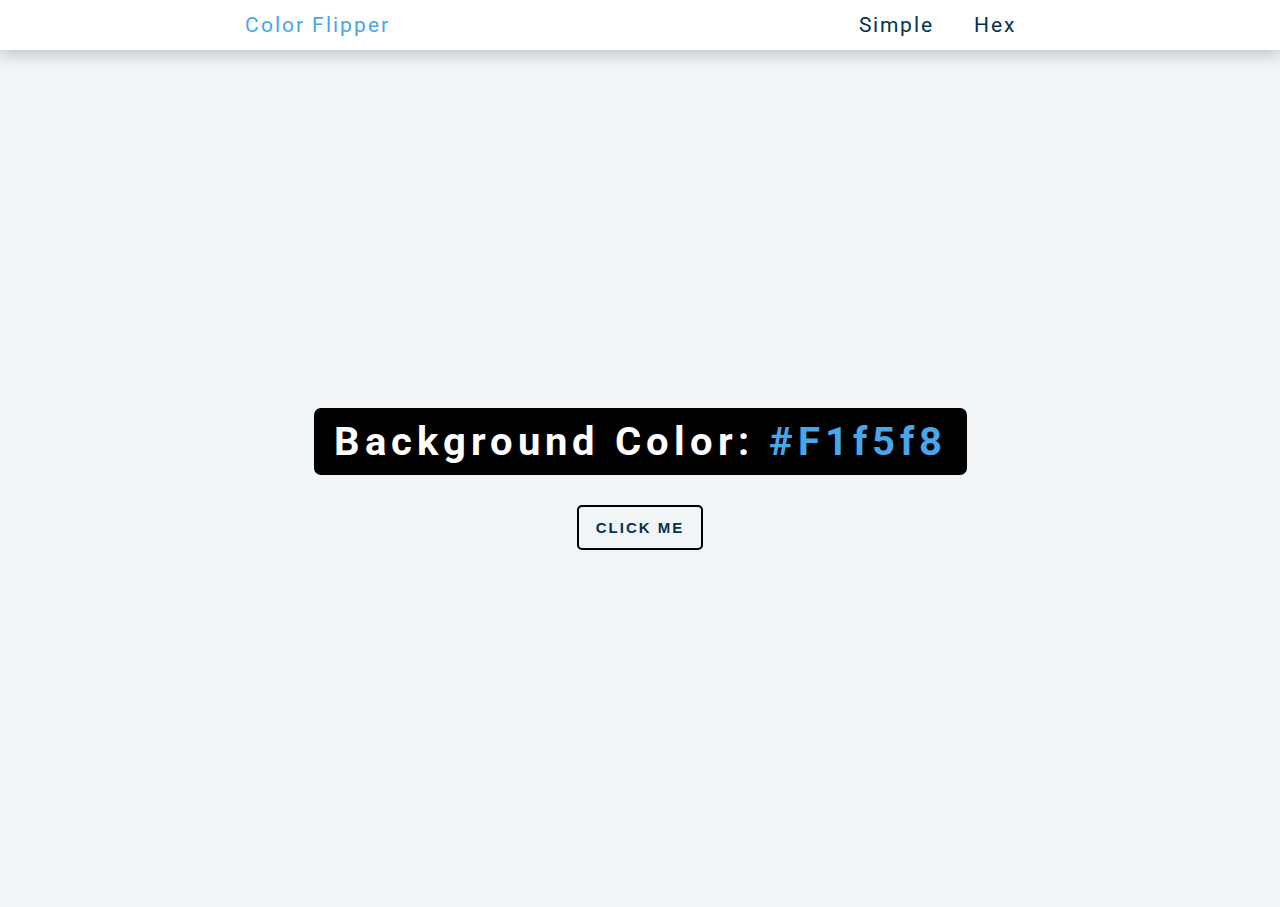
<file: 01-color-flipper/index.html>
<!DOCTYPE html>
<html lang="en">
  <head>
    <meta charset="UTF-8" />
    <meta http-equiv="X-UA-Compatible" content="IE=edge" />
    <meta name="viewport" content="width=device-width, initial-scale=1.0" />
    <link rel="preconnect" href="https://fonts.googleapis.com" />
    <link rel="preconnect" href="https://fonts.gstatic.com" crossorigin />
    <link
      href="https://fonts.googleapis.com/css2?family=Roboto:wght@400;500&display=swap"
      rel="stylesheet"
    />
    <link rel="stylesheet" href="styles.css" />
    <title>Color Flipper || Simple</title>
  </head>
  <body>
    <header id="navbar">
      <div class="container">
        <div class="navbar__title">Color Flipper</div>
        <div class="navbar__menu">
          <a href="index.html"><div>Simple</div></a>
          <a href="hex.html"><div>Hex</div></a>
        </div>
      </div>
    </header>
    <main>
      <h2>background color: <span class="color">#f1f5f8</span></h2>
      <button id="btn" class="btn">click me</button>
    </main>
    <script src="script.js"></script>
  </body>
</html>
</file>
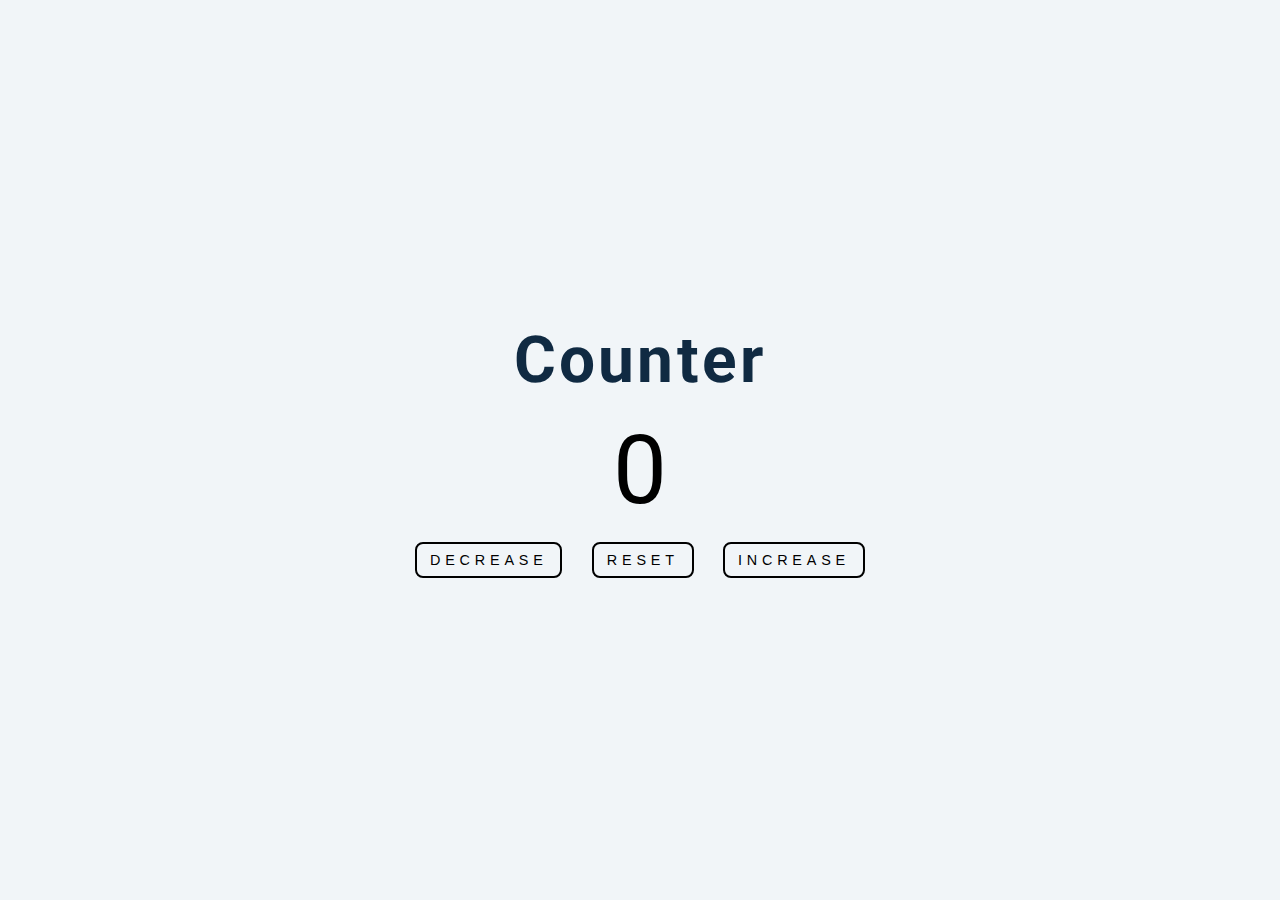
<file: 02-counter/index.html>
<!DOCTYPE html>
<html lang="en">
  <head>
    <meta charset="UTF-8" />
    <meta http-equiv="X-UA-Compatible" content="IE=edge" />
    <meta name="viewport" content="width=device-width, initial-scale=1.0" />
    <link rel="preconnect" href="https://fonts.googleapis.com" />
    <link rel="preconnect" href="https://fonts.gstatic.com" crossorigin />
    <link
      href="https://fonts.googleapis.com/css2?family=Roboto:wght@400;500&display=swap"
      rel="stylesheet"
    />
    <link rel="stylesheet" href="styles.css" />
    <title>Counter</title>
  </head>
  <body>
    <main>
      <div id="title">counter</div>
      <div id="value">0</div>
      <div id="buttons">
        <button class="btn decrease">decrease</button>
        <button class="btn reset">reset</button>
        <button class="btn increase">increase</button>
      </div>
    </main>

    <script src="script.js"></script>
  </body>
</html>
</file>
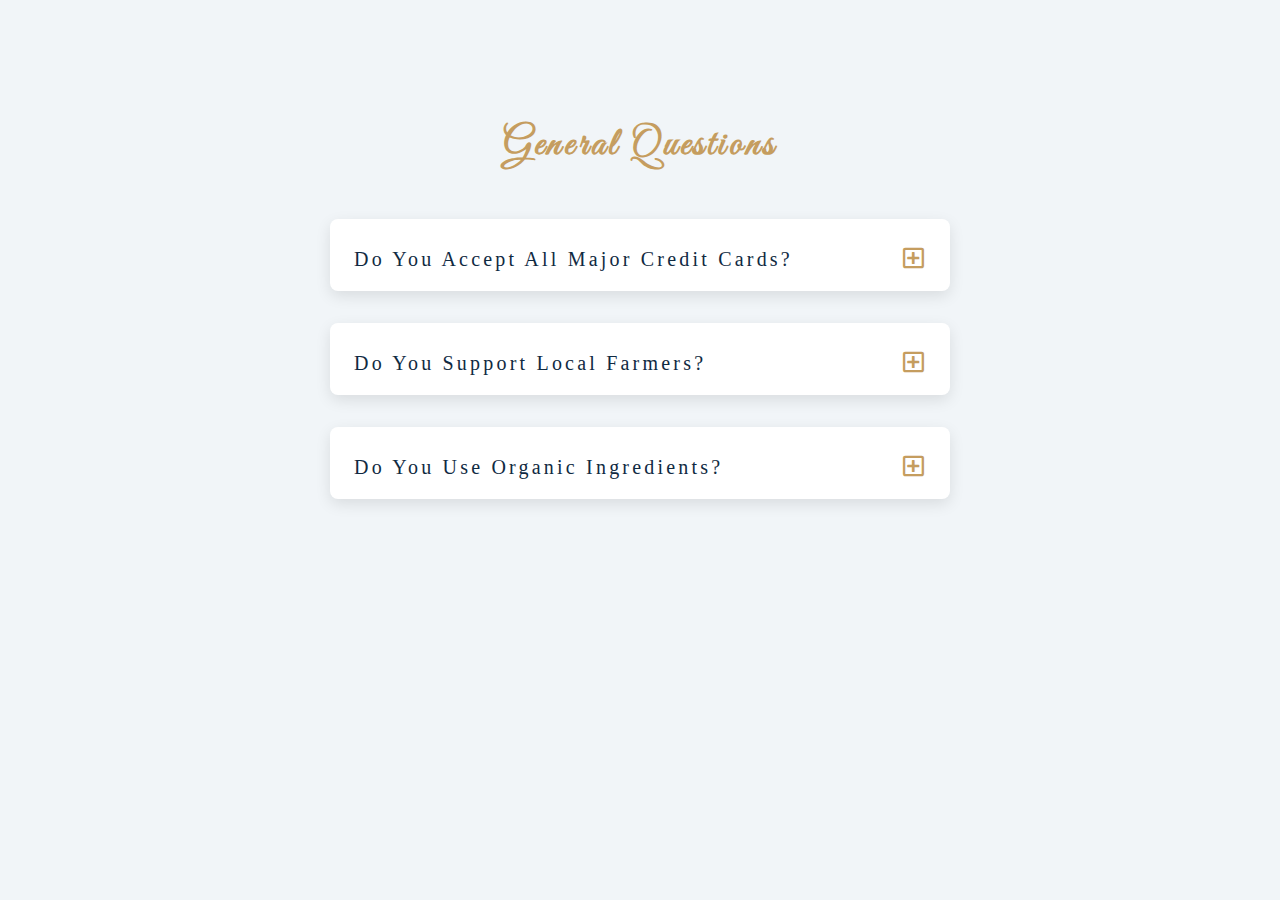
<file: 07-questions/index.html>
<!DOCTYPE html>
<html lang="en">
  <head>
    <meta charset="UTF-8" />
    <meta http-equiv="X-UA-Compatible" content="IE=edge" />
    <meta name="viewport" content="width=device-width, initial-scale=1.0" />
    <link
      rel="stylesheet"
      href="https://cdnjs.cloudflare.com/ajax/libs/font-awesome/5.14.0/css/all.min.css"
    />
    <link rel="stylesheet" href="styles.css" />
    <title>Q & A</title>
  </head>
  <body>
    <section class="questions">
      <!-- title -->
      <div class="title">
        <h2>general questions</h2>
      </div>
      <!-- questions -->
      <div class="section-center">
        <!-- single question -->
        <article class="question">
          <!-- question title -->
          <div class="question-title">
            <p>do you accept all major credit cards?</p>
            <button type="button" class="question-btn">
              <span class="plus-icon">
                <i class="far fa-plus-square"></i>
              </span>
              <span class="minus-icon">
                <i class="far fa-minus-square"></i>
              </span>
            </button>
          </div>
          <div class="question-text">
            <p>
              Lorem ipsum dolor sit, amet consectetur adipisicing elit. Quas
              neque error culpa magnam hic quasi nemo modi alias beatae id!
            </p>
          </div>
        </article>
        <article class="question">
          <!-- question title -->
          <div class="question-title">
            <p>do you support local farmers?</p>
            <button type="button" class="question-btn">
              <span class="plus-icon">
                <i class="far fa-plus-square"></i>
              </span>
              <span class="minus-icon">
                <i class="far fa-minus-square"></i>
              </span>
            </button>
          </div>
          <div class="question-text">
            <p>
              Lorem ipsum dolor sit, amet consectetur adipisicing elit. Quas
              neque error culpa magnam hic quasi nemo modi alias beatae id!
            </p>
          </div>
        </article>
        <article class="question">
          <!-- question title -->
          <div class="question-title">
            <p>do you use organic ingredients?</p>
            <button type="button" class="question-btn">
              <span class="plus-icon">
                <i class="far fa-plus-square"></i>
              </span>
              <span class="minus-icon">
                <i class="far fa-minus-square"></i>
              </span>
            </button>
          </div>
          <div class="question-text">
            <p>
              Lorem ipsum dolor sit, amet consectetur adipisicing elit. Quas
              neque error culpa magnam hic quasi nemo modi alias beatae id!
            </p>
          </div>
        </article>
      </div>
    </section>

    <!-- javascript -->
    <script src="script.js"></script>
  </body>
</html>
</file>
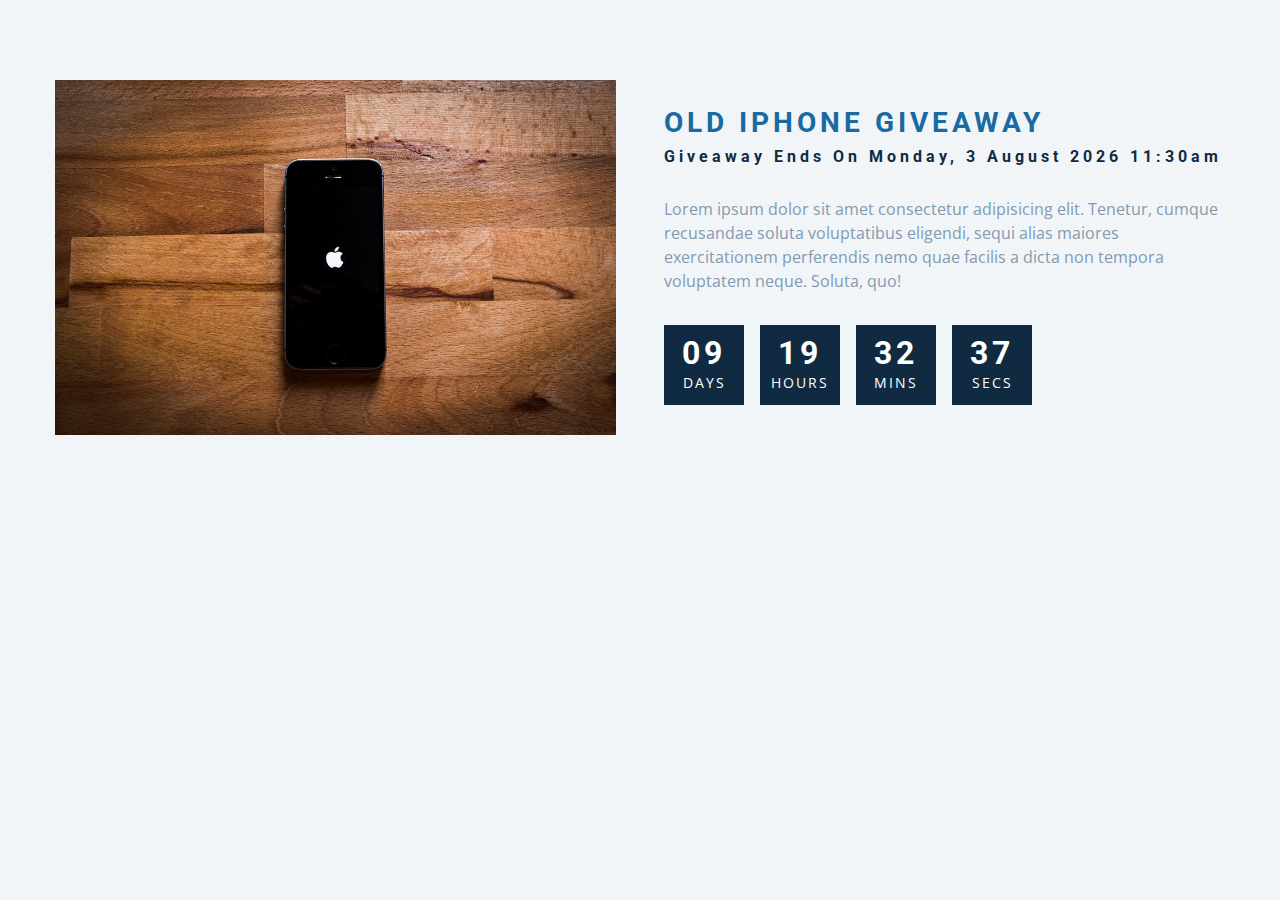
<file: 12-countdown-timer /index.html>
<!DOCTYPE html>
<html lang="en">
  <head>
    <meta charset="UTF-8" />
    <meta name="viewport" content="width=device-width, initial-scale=1.0" />
    <title>Countdown</title>

    <!-- styles -->
    <link rel="stylesheet" href="styles.css" />
  </head>
  <body>
    <section class="section-center">
      <!-- image -->
      <article class="gift-img">
        <img src="./gift.jpeg" alt="gift imgage" />
      </article>
      <!-- info -->
      <article class="gift-info">
        <h3>old iphone giveaway</h3>
        <h4 class="giveaway">giveaway ends on Sunday, 24 April 2020, 8:00am</h4>
        <p>
          Lorem ipsum dolor sit amet consectetur adipisicing elit. Tenetur,
          cumque recusandae soluta voluptatibus eligendi, sequi alias maiores
          exercitationem perferendis nemo quae facilis a dicta non tempora
          voluptatem neque. Soluta, quo!
        </p>
        <!-- deadline -->
        <div class="deadline">
          <!-- days -->
          <div class="deadline-format">
            <div>
              <h4 class="days">34</h4>
              <span>days</span>
            </div>
          </div>
          <!-- end of item -->
          <!-- hours -->
          <div class="deadline-format">
            <div>
              <h4 class="hours">34</h4>
              <span>hours</span>
            </div>
          </div>
          <!-- end of item -->
          <!-- mins -->
          <div class="deadline-format">
            <div>
              <h4 class="mins">34</h4>
              <span>mins</span>
            </div>
          </div>
          <!-- end of item -->
          <!-- seconds -->
          <div class="deadline-format">
            <div>
              <h4 class="secs">34</h4>
              <span>secs</span>
            </div>
          </div>
          <!-- end of item -->
        </div>
      </article>
    </section>
    <!-- javascript -->
    <script src="app.js"></script>
  </body>
</html>
</file>
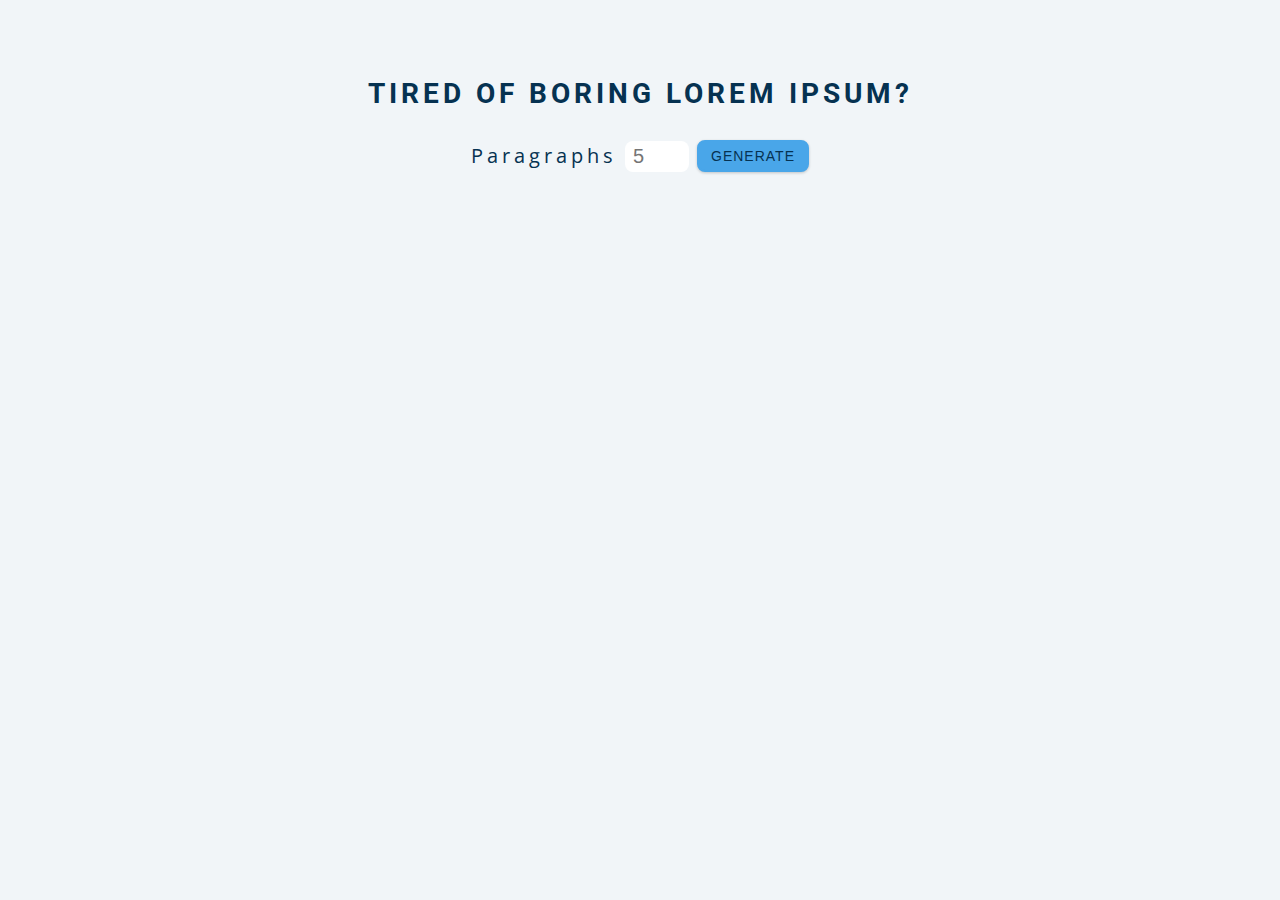
<file: 13-lorem-ipsum/index.html>
<!DOCTYPE html>
<html lang="en">
  <head>
    <meta charset="UTF-8" />
    <meta name="viewport" content="width=device-width, initial-scale=1.0" />
    <title>Lorem Ipsum</title>

    <!-- styles -->
    <link rel="stylesheet" href="styles.css" />
  </head>
  <body>
    <section class="section-center">
      <h3>tired of boring lorem ipsum?</h3>
      <form class="lorem-form">
        <label for="amount">paragraphs</label>
        <input type="number" name="amount" id="amount" placeholder="5" />
        <button class="btn">generate</button>
      </form>
      <article class="lorem-text"></article>
    </section>
    <!-- javascript -->
    <script src="app.js"></script>
  </body>
</html>
</file>
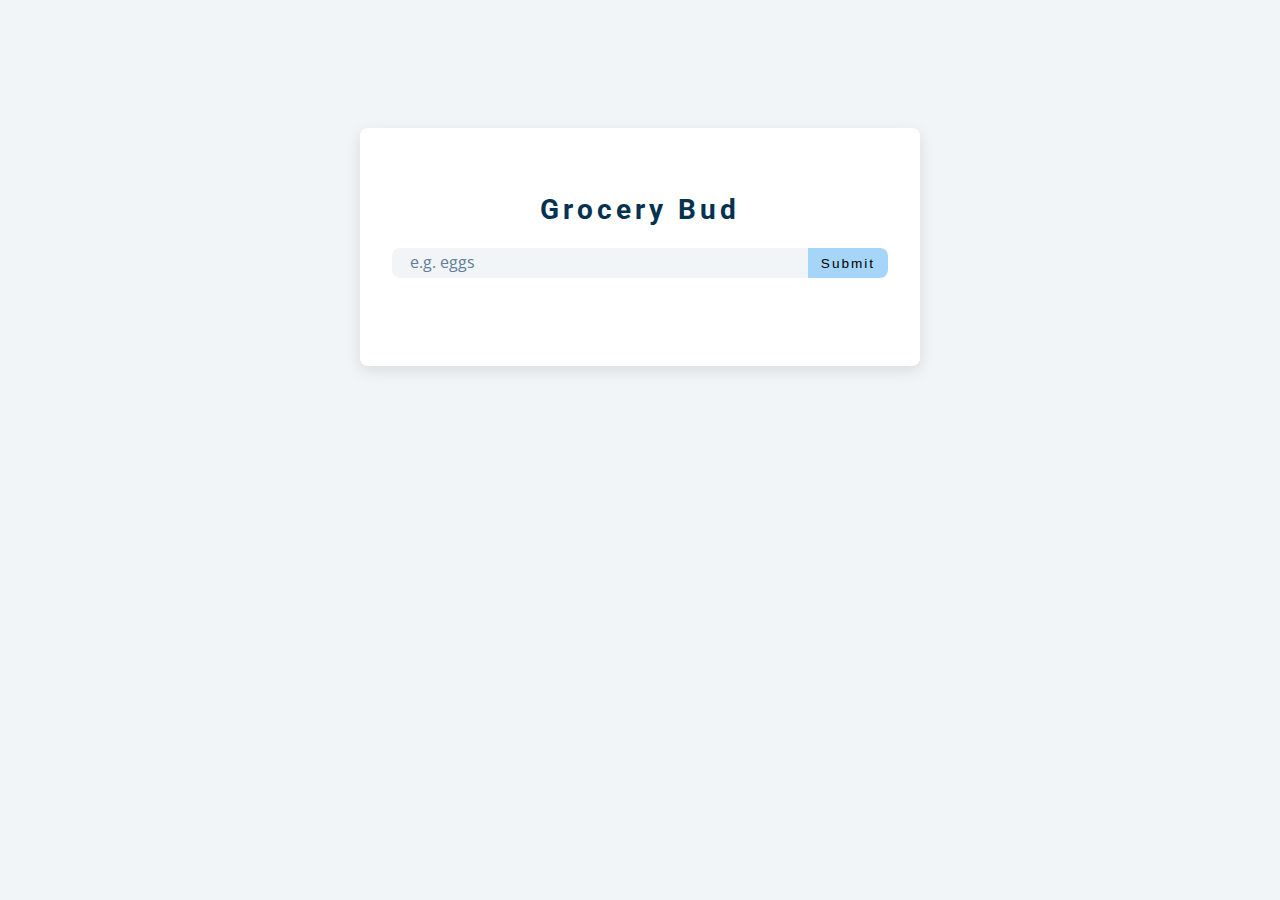
<file: 14-grocery-bud /index.html>
<!DOCTYPE html>
<html lang="en">
  <head>
    <meta charset="UTF-8" />
    <meta name="viewport" content="width=device-width, initial-scale=1.0" />
    <title>Grocery Bud</title>
    <!-- font-awesome -->
    <link
      rel="stylesheet"
      href="https://cdnjs.cloudflare.com/ajax/libs/font-awesome/5.14.0/css/all.min.css"
    />
    <!-- styles -->
    <link rel="stylesheet" href="styles.css" />
  </head>
  <body>
    <section class="section-center">
      <!-- form -->
      <form class="grocery-form">
        <p class="alert"></p>
        <h3>grocery bud</h3>
        <div class="form-control">
          <input type="text" id="grocery" placeholder="e.g. eggs" />
          <button class="submit-btn">submit</button>
        </div>
      </form>
      <!-- list -->
      <div class="grocery-container">
        <div class="grocery-list"></div>
        <!-- button -->
        <button type="button" class="clear-btn">clear items</button>
      </div>
    </section>
    <!-- javascript -->
    <script src="app.js"></script>
  </body>
</html>
</file>
<file: 01-color-flipper/styles.css>
/* Default styles */
*,
::after,
::before {
  margin: 0;
  padding: 0;
  box-sizing: border-box;
}
body {
  font-family: "Roboto", sans-serif;
  background-color: hsl(206, 33%, 96%);
}
#navbar {
  box-shadow: 0 5px 15px rgba(0, 0, 0, 0.2);
  margin-bottom: 0.1rem;
  background-color: #fff;
}

.container {
  max-width: 1240px;
  height: 5vh;
  display: flex;
  justify-content: space-around;
  margin: 0 auto;
  align-items: center;
  color: hsl(205, 78%, 60%);
  font-size: 1.3rem;
  letter-spacing: 2px;
  padding: 25px 0;
}
.navbar__menu {
  display: flex;
}
.navbar__menu a {
  margin: 0 20px;
  text-decoration: none;
  color: hsl(205, 86%, 17%);
}
.navbar__menu a:hover {
  color: hsl(205, 78%, 60%);
}

/* Main Section Start */

main {
  display: flex;
  flex-direction: column;
  height: 95vh;
  align-items: center;
  justify-content: center;
}
main h2 {
  background-color: black;
  color: #fff;
  text-transform: capitalize;
  padding: 10px 20px;
  border-radius: 7px;
  font-size: 40px;
  margin-bottom: 30px;
  letter-spacing: 5px;
}
main span {
  color: hsl(205, 79%, 60%);
}
.btn {
  text-transform: uppercase;
  color: hsl(205, 86%, 17%);
  letter-spacing: 2px;
  padding: 12px 17px;
  font-size: 15px;
  border-radius: 5px;
  background-color: transparent;
  font-weight: bold;
  border: 2px solid #000;
}
.btn:hover {
  background-color: #000;
  color: #fff;
  transition: 0.5s;
  cursor: pointer;
}
/* Responsive */
@media screen and (max-width: 700px) {
  main h2 {
    font-size: 30px;
    width: 70%;
    text-align: center;
  }
}
</file>
<file: 02-counter/styles.css>
*,
::after,
::before {
  margin: 0;
  padding: 0;
  box-sizing: border-box;
}
main {
  background-color: hsl(210, 36%, 96%);
  height: 100vh;
  max-width: 1440px;
  text-align: center;
  display: flex;
  flex-direction: column;
  justify-content: center;
  font-family: "Roboto", sans-serif;
}
#title {
  color: hsl(209, 61%, 16%);
  font-size: 4rem;
  text-transform: capitalize;
  letter-spacing: 0.2rem;
  font-weight: bold;
  margin-bottom: 1rem;
}
#value {
  color: #000;
  font-size: 6rem;
  margin-bottom: 1rem;
}
.btn {
  text-transform: uppercase;
  font-size: 0.9rem;
  margin: 0 0.8rem;
  border-radius: 8px;
  background-color: transparent;
  padding: 0.5rem 0.8rem;
  letter-spacing: 0.3rem;
  border: 2px solid #000;
}
.btn:hover {
  cursor: pointer;
  background-color: #000;
  color: #fff;
  transition: 0.4s;
}

/* Responsive */

@media screen and (max-width: 476px) {
  #buttons {
    display: flex;
    flex-direction: column;
    align-items: center;
  }
  .btn {
    margin-bottom: 1rem;
    font-size: 1rem;
    display: block;
    width: 200px;
  }
}
</file>
<file: 07-questions/styles.css>
@import url("https://fonts.googleapis.com/css2?family=Great+Vibes&display=swap");
@import url("https://fonts.googleapis.com/css2?family=Open+Sans:wght@300;400;500&display=swap");

* {
  margin: 0;
  padding: 0;
  box-sizing: border-box;

  /* font-family: 'Open Sans', sans-serif; */
}
body {
  background-color: hsl(210, 36%, 96%);
}
.title {
  margin-top: 15vh;
  margin-bottom: 4rem;
}
.title h2 {
  text-align: center;
  text-transform: capitalize;
  font-family: "Great Vibes", cursive;
  line-height: 1.25rem;
  font-size: 2.5rem;
  letter-spacing: 0.2rem;
  color: #c59d5f;
}
.section-center {
  max-width: 620px;
  margin: 0 auto;
}
.question {
  background-color: #fff;
  border-radius: 0.5rem;
  box-shadow: 0 5px 15px rgba(0, 0, 0, 0.1);
  padding: 1.5rem 1.5rem 0 1.5rem;
  margin-bottom: 2rem;
}
.question-title {
  display: flex;
  justify-content: space-between;
  align-items: center;
  text-transform: capitalize;
  padding-bottom: 1rem;
}
.question-title p {
  margin-bottom: 0;
  letter-spacing: 0.2rem;
  color: hsl(209, 61%, 16%);
  font-size: 1.25rem;
}
.question-btn {
  font-size: 1.5rem;
  background: transparent;
  border-color: transparent;
  cursor: pointer;
  color: #c59d5f;
  transition: all 0.3s linear;
}
.question-btn:hover {
  transform: rotate(90deg);
}
.question-text {
  padding: 1rem 0 1.5rem 0;
  border-top: 1px solid rgba(0, 0, 0, 0.2);
  color: hsl(209, 23%, 60%);
}
.question-text p {
  margin-bottom: 0;
  line-height: 1.5;
  font-size: 1.1rem;
}
/* hide text */
.question-text {
  display: none;
}
.show-text .question-text {
  display: block;
}
.minus-icon {
  display: none;
}
.show-text .minus-icon {
  display: inline;
}
.show-text .plus-icon {
  display: none;
}
</file>
<file: 12-countdown-timer /styles.css>
/*
=============== 
Fonts
===============
*/
@import url("https://fonts.googleapis.com/css?family=Open+Sans|Roboto:400,700&display=swap");

/*
=============== 
Variables
===============
*/

:root {
  /* dark shades of primary color*/
  --clr-primary-1: hsl(205, 86%, 17%);
  --clr-primary-2: hsl(205, 77%, 27%);
  --clr-primary-3: hsl(205, 72%, 37%);
  --clr-primary-4: hsl(205, 63%, 48%);
  /* primary/main color */
  --clr-primary-5: #49a6e9;
  /* lighter shades of primary color */
  --clr-primary-6: hsl(205, 89%, 70%);
  --clr-primary-7: hsl(205, 90%, 76%);
  --clr-primary-8: hsl(205, 86%, 81%);
  --clr-primary-9: hsl(205, 90%, 88%);
  --clr-primary-10: hsl(205, 100%, 96%);
  /* darkest grey - used for headings */
  --clr-grey-1: hsl(209, 61%, 16%);
  --clr-grey-2: hsl(211, 39%, 23%);
  --clr-grey-3: hsl(209, 34%, 30%);
  --clr-grey-4: hsl(209, 28%, 39%);
  /* grey used for paragraphs */
  --clr-grey-5: hsl(210, 22%, 49%);
  --clr-grey-6: hsl(209, 23%, 60%);
  --clr-grey-7: hsl(211, 27%, 70%);
  --clr-grey-8: hsl(210, 31%, 80%);
  --clr-grey-9: hsl(212, 33%, 89%);
  --clr-grey-10: hsl(210, 36%, 96%);
  --clr-white: #fff;
  --clr-red-dark: hsl(360, 67%, 44%);
  --clr-red-light: hsl(360, 71%, 66%);
  --clr-green-dark: hsl(125, 67%, 44%);
  --clr-green-light: hsl(125, 71%, 66%);
  --clr-black: #222;
  --clr-gold: #c59d5f;
  --ff-primary: "Roboto", sans-serif;
  --ff-secondary: "Open Sans", sans-serif;
  --transition: all 0.3s linear;
  --spacing: 0.25rem;
  --radius: 0.5rem;
  --light-shadow: 0 5px 15px rgba(0, 0, 0, 0.1);
  --dark-shadow: 0 5px 15px rgba(0, 0, 0, 0.2);
  --max-width: 1170px;
  --fixed-width: 620px;
}
/*
=============== 
Global Styles
===============
*/

*,
::after,
::before {
  margin: 0;
  padding: 0;
  box-sizing: border-box;
}
body {
  font-family: var(--ff-secondary);
  background: var(--clr-grey-10);
  color: var(--clr-grey-1);
  line-height: 1.5;
  font-size: 0.875rem;
}
ul {
  list-style-type: none;
}
a {
  text-decoration: none;
}
img:not(.logo) {
  width: 100%;
}
img {
  display: block;
}

h1,
h2,
h3,
h4 {
  letter-spacing: var(--spacing);
  text-transform: capitalize;
  line-height: 1.25;
  margin-bottom: 0.75rem;
  font-family: var(--ff-primary);
}
h1 {
  font-size: 3rem;
}
h2 {
  font-size: 2rem;
}
h3 {
  font-size: 1.25rem;
}
h4 {
  font-size: 0.875rem;
}
p {
  margin-bottom: 1.25rem;
  color: var(--clr-grey-5);
}
@media screen and (min-width: 800px) {
  h1 {
    font-size: 4rem;
  }
  h2 {
    font-size: 2.5rem;
  }
  h3 {
    font-size: 1.75rem;
  }
  h4 {
    font-size: 1rem;
  }
  body {
    font-size: 1rem;
  }
  h1,
  h2,
  h3,
  h4 {
    line-height: 1;
  }
}
/*  global classes */

.btn {
  text-transform: uppercase;
  background: transparent;
  color: var(--clr-black);
  padding: 0.375rem 0.75rem;
  letter-spacing: var(--spacing);
  display: inline-block;
  transition: var(--transition);
  font-size: 0.875rem;
  border: 2px solid var(--clr-black);
  cursor: pointer;
  box-shadow: 0 1px 3px rgba(0, 0, 0, 0.2);
  border-radius: var(--radius);
}
.btn:hover {
  color: var(--clr-white);
  background: var(--clr-black);
}
/* section */
.section {
  padding: 5rem 0;
}

.section-center {
  width: 90vw;
  margin: 5rem auto;
  max-width: 1170px;
}

main {
  min-height: 100vh;
  display: grid;
  place-items: center;
}
/*
=============== 
Countdown Timer
===============
*/
.gift-img {
  margin-bottom: 2rem;
}
.gift-info h3 {
  text-transform: uppercase;
  color: var(--clr-primary-3);
}
.gift-info p {
  color: var(--clr-grey-6);
}
.date {
  color: var(--clr-grey-5);
  font-size: 0.85rem;
}
@media screen and (min-width: 992px) {
  .section-center {
    display: grid;
    grid-template-columns: 1fr 1fr;
    place-items: center;
    gap: 3rem;
    width: 95vw;
  }
  .gift-img {
    margin-bottom: 0;
  }
}
.gift-info p {
  margin: 2rem 0;
}
.deadline {
  display: flex;
}
.deadline-format {
  background: var(--clr-grey-1);
  color: var(--clr-white);
  margin-right: 1rem;
  width: 5rem;
  height: 5rem;
  display: grid;
  place-items: center;
  text-align: center;
}
.deadline-format span {
  display: block;
  text-transform: uppercase;
  letter-spacing: 2px;
  font-size: 0.85rem;
}
.deadline h4:not(.expired) {
  font-size: 2rem;
  margin-bottom: 0.25rem;
  letter-spacing: var(--spacing);
}
</file>
<file: 13-lorem-ipsum/styles.css>
/*
=============== 
Fonts
===============
*/
@import url("https://fonts.googleapis.com/css?family=Open+Sans|Roboto:400,700&display=swap");

/*
=============== 
Variables
===============
*/

:root {
  /* dark shades of primary color*/
  --clr-primary-1: hsl(205, 86%, 17%);
  --clr-primary-2: hsl(205, 77%, 27%);
  --clr-primary-3: hsl(205, 72%, 37%);
  --clr-primary-4: hsl(205, 63%, 48%);
  /* primary/main color */
  --clr-primary-5: #49a6e9;
  /* lighter shades of primary color */
  --clr-primary-6: hsl(205, 89%, 70%);
  --clr-primary-7: hsl(205, 90%, 76%);
  --clr-primary-8: hsl(205, 86%, 81%);
  --clr-primary-9: hsl(205, 90%, 88%);
  --clr-primary-10: hsl(205, 100%, 96%);
  /* darkest grey - used for headings */
  --clr-grey-1: hsl(209, 61%, 16%);
  --clr-grey-2: hsl(211, 39%, 23%);
  --clr-grey-3: hsl(209, 34%, 30%);
  --clr-grey-4: hsl(209, 28%, 39%);
  /* grey used for paragraphs */
  --clr-grey-5: hsl(210, 22%, 49%);
  --clr-grey-6: hsl(209, 23%, 60%);
  --clr-grey-7: hsl(211, 27%, 70%);
  --clr-grey-8: hsl(210, 31%, 80%);
  --clr-grey-9: hsl(212, 33%, 89%);
  --clr-grey-10: hsl(210, 36%, 96%);
  --clr-white: #fff;
  --clr-red-dark: hsl(360, 67%, 44%);
  --clr-red-light: hsl(360, 71%, 66%);
  --clr-green-dark: hsl(125, 67%, 44%);
  --clr-green-light: hsl(125, 71%, 66%);
  --clr-black: #222;
  --ff-primary: "Roboto", sans-serif;
  --ff-secondary: "Open Sans", sans-serif;
  --transition: all 0.3s linear;
  --spacing: 0.25rem;
  --radius: 0.5rem;
  --light-shadow: 0 5px 15px rgba(0, 0, 0, 0.1);
  --dark-shadow: 0 5px 15px rgba(0, 0, 0, 0.2);
  --max-width: 1170px;
  --fixed-width: 620px;
}
/*
=============== 
Global Styles
===============
*/

*,
::after,
::before {
  margin: 0;
  padding: 0;
  box-sizing: border-box;
}
body {
  font-family: var(--ff-secondary);
  background: var(--clr-grey-10);
  color: var(--clr-grey-1);
  line-height: 1.5;
  font-size: 0.875rem;
}
ul {
  list-style-type: none;
}
a {
  text-decoration: none;
}
img:not(.logo) {
  width: 100%;
}
img {
  display: block;
}

h1,
h2,
h3,
h4 {
  letter-spacing: var(--spacing);
  text-transform: capitalize;
  line-height: 1.25;
  margin-bottom: 0.75rem;
  font-family: var(--ff-primary);
}
h1 {
  font-size: 3rem;
}
h2 {
  font-size: 2rem;
}
h3 {
  font-size: 1.25rem;
}
h4 {
  font-size: 0.875rem;
}
p {
  margin-bottom: 1.25rem;
  color: var(--clr-grey-5);
}
@media screen and (min-width: 800px) {
  h1 {
    font-size: 4rem;
  }
  h2 {
    font-size: 2.5rem;
  }
  h3 {
    font-size: 1.75rem;
  }
  h4 {
    font-size: 1rem;
  }
  body {
    font-size: 1rem;
  }
  h1,
  h2,
  h3,
  h4 {
    line-height: 1;
  }
}
/*  global classes */

.btn {
  text-transform: uppercase;
  background: var(--clr-primary-5);
  color: var(--clr-primary-1);
  padding: 0.375rem 0.75rem;
  letter-spacing: 1px;
  display: inline-block;
  transition: var(--transition);
  font-size: 0.875rem;
  border: 2px solid var(--clr-primary-5);
  cursor: pointer;
  box-shadow: 0 1px 3px rgba(0, 0, 0, 0.2);
  border-radius: var(--radius);
}
.btn:hover {
  color: var(--clr-primary-5);
  background: var(--clr-primary-8);
  border-color: var(--clr-primary-8);
}
/* section */
.section {
  padding: 5rem 0;
}

.section-center {
  width: 90vw;
  margin: 0 auto;
  max-width: 40rem;
  margin-top: 5rem;
  text-align: center;
}
@media screen and (min-width: 992px) {
  .section-center {
    width: 95vw;
  }
}
main {
  min-height: 100vh;
  display: grid;
  place-items: center;
}
/*
=============== 
Lorem Ipsum
===============
*/
h3 {
  text-transform: uppercase;
  color: var(--clr-primary-1);
}
.lorem-form {
  text-transform: capitalize;
  letter-spacing: var(--spacing);
  margin-top: 2rem;
  margin-bottom: 4rem;
  display: flex;
  justify-content: center;
  align-items: center;
}
label {
  font-size: 1.25rem;
  color: var(--clr-primary-1);
}
input {
  padding: 0.25rem 0.5rem;

  width: 4rem;
  border-radius: var(--radius);
  border: none;
  margin: 0 0.5rem;
  font-size: 1.25rem;
}
button {
  background: var(--clr-primary-10);
}
.result {
  margin-bottom: 2rem;
}
</file>
<file: 14-grocery-bud /styles.css>
/*
=============== 
Fonts
===============
*/
@import url("https://fonts.googleapis.com/css?family=Open+Sans|Roboto:400,700&display=swap");

/*
=============== 
Variables
===============
*/

:root {
  /* dark shades of primary color*/
  --clr-primary-1: hsl(205, 86%, 17%);
  --clr-primary-2: hsl(205, 77%, 27%);
  --clr-primary-3: hsl(205, 72%, 37%);
  --clr-primary-4: hsl(205, 63%, 48%);
  /* primary/main color */
  --clr-primary-5: #49a6e9;
  /* lighter shades of primary color */
  --clr-primary-6: hsl(205, 89%, 70%);
  --clr-primary-7: hsl(205, 90%, 76%);
  --clr-primary-8: hsl(205, 86%, 81%);
  --clr-primary-9: hsl(205, 90%, 88%);
  --clr-primary-10: hsl(205, 100%, 96%);
  /* darkest grey - used for headings */
  --clr-grey-1: hsl(209, 61%, 16%);
  --clr-grey-2: hsl(211, 39%, 23%);
  --clr-grey-3: hsl(209, 34%, 30%);
  --clr-grey-4: hsl(209, 28%, 39%);
  /* grey used for paragraphs */
  --clr-grey-5: hsl(210, 22%, 49%);
  --clr-grey-6: hsl(209, 23%, 60%);
  --clr-grey-7: hsl(211, 27%, 70%);
  --clr-grey-8: hsl(210, 31%, 80%);
  --clr-grey-9: hsl(212, 33%, 89%);
  --clr-grey-10: hsl(210, 36%, 96%);
  --clr-white: #fff;
  --clr-red-dark: hsl(360, 67%, 44%);
  --clr-red-light: hsl(360, 71%, 66%);
  --clr-green-dark: hsl(125, 67%, 44%);
  --clr-green-light: hsl(125, 71%, 66%);
  --clr-black: #222;
  --ff-primary: "Roboto", sans-serif;
  --ff-secondary: "Open Sans", sans-serif;
  --transition: all 0.3s linear;
  --spacing: 0.25rem;
  --radius: 0.5rem;
  --light-shadow: 0 5px 15px rgba(0, 0, 0, 0.1);
  --dark-shadow: 0 5px 15px rgba(0, 0, 0, 0.2);
  --max-width: 1170px;
  --fixed-width: 620px;
}
/*
=============== 
Global Styles
===============
*/

*,
::after,
::before {
  margin: 0;
  padding: 0;
  box-sizing: border-box;
}
body {
  font-family: var(--ff-secondary);
  background: var(--clr-grey-10);
  color: var(--clr-grey-1);
  line-height: 1.5;
  font-size: 0.875rem;
}
ul {
  list-style-type: none;
}
a {
  text-decoration: none;
}
img:not(.logo) {
  width: 100%;
}
img {
  display: block;
}

h1,
h2,
h3,
h4 {
  letter-spacing: var(--spacing);
  text-transform: capitalize;
  line-height: 1.25;
  margin-bottom: 0.75rem;
  font-family: var(--ff-primary);
}
h1 {
  font-size: 3rem;
}
h2 {
  font-size: 2rem;
}
h3 {
  font-size: 1.25rem;
}
h4 {
  font-size: 0.875rem;
}
p {
  margin-bottom: 1.25rem;
  color: var(--clr-grey-5);
}
@media screen and (min-width: 800px) {
  h1 {
    font-size: 4rem;
  }
  h2 {
    font-size: 2.5rem;
  }
  h3 {
    font-size: 1.75rem;
  }
  h4 {
    font-size: 1rem;
  }
  body {
    font-size: 1rem;
  }
  h1,
  h2,
  h3,
  h4 {
    line-height: 1;
  }
}
/*  global classes */

.btn {
  text-transform: uppercase;
  background: transparent;
  color: var(--clr-black);
  padding: 0.375rem 0.75rem;
  letter-spacing: var(--spacing);
  display: inline-block;
  transition: var(--transition);
  font-size: 0.875rem;
  border: 2px solid var(--clr-black);
  cursor: pointer;
  box-shadow: 0 1px 3px rgba(0, 0, 0, 0.2);
  border-radius: var(--radius);
}
.btn:hover {
  color: var(--clr-white);
  background: var(--clr-black);
}
/* section */
.section {
  padding: 5rem 0;
}

.section-center {
  width: 90vw;
  margin: 0 auto;
  max-width: 35rem;
  margin-top: 8rem;
}
@media screen and (min-width: 992px) {
  .section-center {
    width: 95vw;
  }
}
main {
  min-height: 100vh;
  display: grid;
  place-items: center;
}
/*
=============== 
Grocery List
===============
*/
.section-center {
  background: var(--clr-white);
  border-radius: var(--radius);
  box-shadow: var(--light-shadow);
  transition: var(--transition);
  padding: 2rem;
}
.section-center:hover {
  box-shadow: var(--dark-shadow);
}
.alert {
  margin-bottom: 1rem;
  height: 1.25rem;
  display: grid;
  align-items: center;
  text-align: center;
  font-size: 0.7rem;
  border-radius: 0.25rem;
  letter-spacing: var(--spacing);
  text-transform: capitalize;
}
.alert-danger {
  color: #721c24;
  background: #f8d7da;
}
.alert-success {
  color: #155724;
  background: #d4edda;
}
.grocery-form h3 {
  color: var(--clr-primary-1);
  margin-bottom: 1.5rem;
  text-align: center;
}
.form-control {
  display: flex;
  justify-content: center;
}
#grocery {
  padding: 0.25rem;
  padding-left: 1rem;
  background: var(--clr-grey-10);
  border-top-left-radius: var(--radius);
  border-bottom-left-radius: var(--radius);
  border-color: transparent;
  font-size: 1rem;
  flex: 1 0 auto;
  color: var(--clr-grey-5);
}
#grocery::placeholder {
  font-family: var(--ff-secondary);
  color: var(--clr-grey-5);
}
.submit-btn {
  background: var(--clr-primary-8);
  border-color: transparent;
  flex: 0 0 5rem;
  display: grid;
  align-items: center;
  padding: 0.25rem;
  text-transform: capitalize;
  letter-spacing: 2px;
  border-top-right-radius: var(--radius);
  border-bottom-right-radius: var(--radius);
  cursor: pointer;
  content: var(--clr-primary-5);
  transition: var(--transition);
  font-size: 0.85rem;
}
.submit-btn:hover {
  background: var(--clr-primary-5);
  color: var(--clr-white);
}

.grocery-container {
  margin-top: 2rem;
  transition: var(--transition);
  visibility: hidden;
}
.show-container {
  visibility: visible;
}
.grocery-item {
  display: flex;
  align-items: center;
  justify-content: space-between;
  margin-bottom: 0.5rem;
  transition: var(--transition);
  padding: 0.25rem 1rem;
  border-radius: var(--radius);
  text-transform: capitalize;
}
.grocery-item:hover {
  color: var(--clr-grey-5);
  background: var(--clr-grey-10);
}
.grocery-item:hover .title {
  color: var(--clr-grey-5);
}
.title {
  margin-bottom: 0;
  color: var(--clr-grey-1);
  letter-spacing: 2px;
  transition: var(--transition);
}
.edit-btn,
.delete-btn {
  background: transparent;
  border-color: transparent;
  cursor: pointer;
  font-size: 0.7rem;
  margin: 0 0.15rem;
  transition: var(--transition);
}
.edit-btn {
  color: var(--clr-green-light);
}
.edit-btn:hover {
  color: var(--clr-green-dark);
}
.delete-btn {
  color: var(--clr-red-light);
}
.delete-btn:hover {
  color: var(--clr-red-dark);
}
.clear-btn {
  text-transform: capitalize;
  width: 10rem;
  height: 1.5rem;
  display: grid;
  align-items: center;
  background: transparent;
  border-color: transparent;
  color: var(--clr-red-light);
  margin: 0 auto;
  font-size: 0.85rem;
  letter-spacing: var(--spacing);
  cursor: pointer;
  transition: var(--transition);
  margin-top: 1.25rem;
}
.clear-btn:hover {
  color: var(--clr-red-dark);
}
</file>
